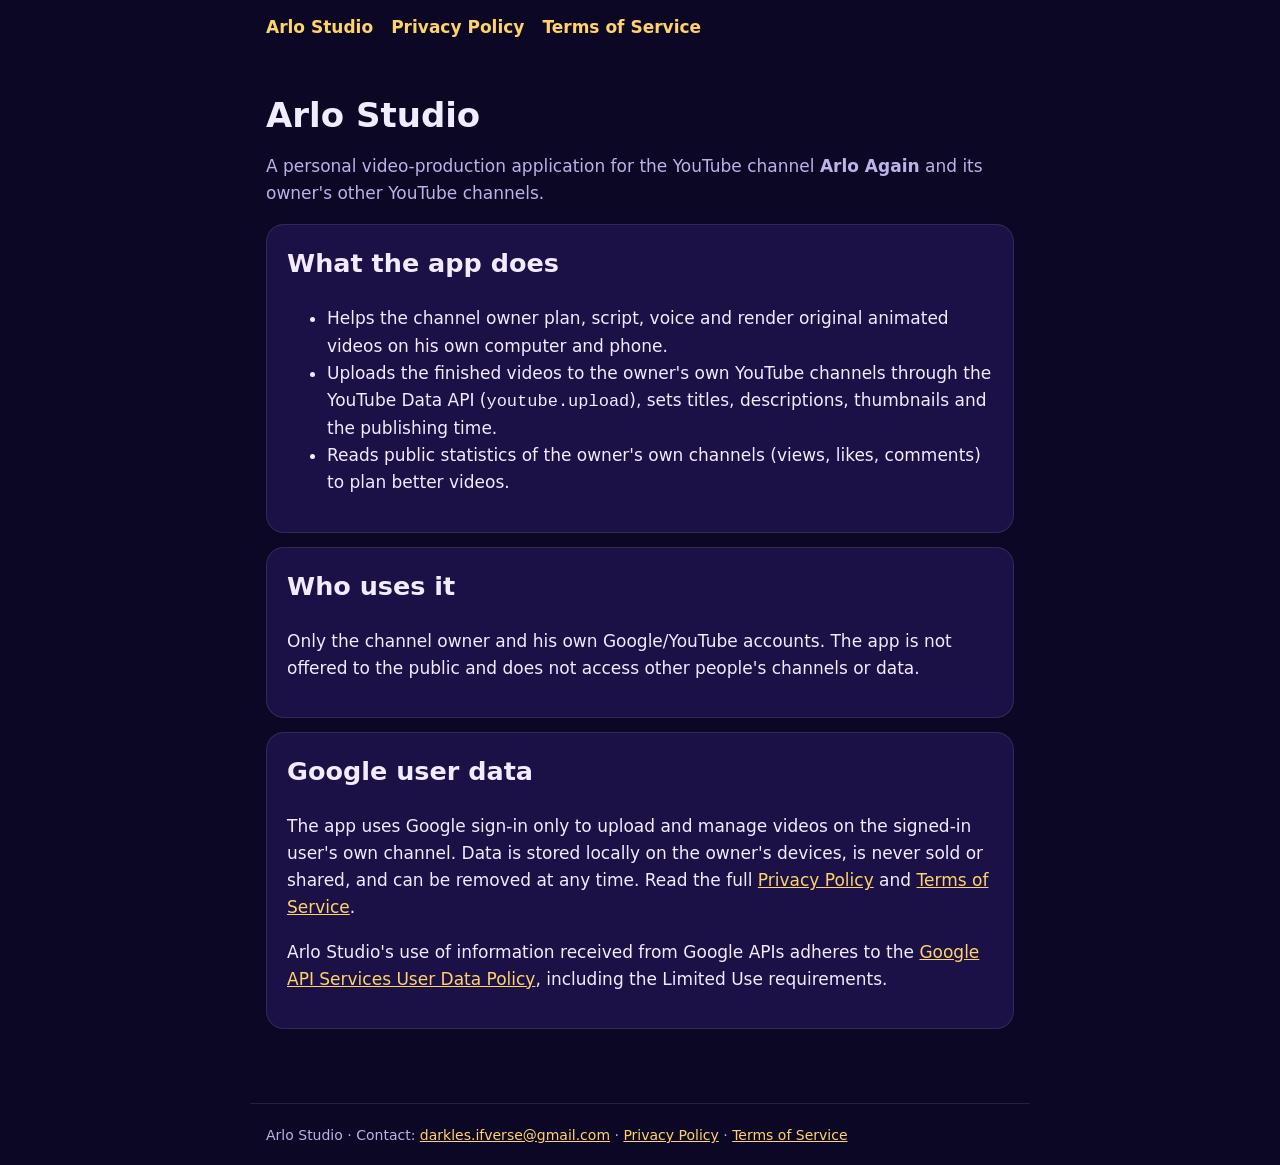
<file: index.html>
<!doctype html><html lang="en"><head><meta charset="utf-8"><meta name="viewport" content="width=device-width,initial-scale=1"><title>Arlo Studio — video production app for the Arlo Again YouTube channel</title><link rel="stylesheet" href="style.css"></head><body><nav><a href="./">Arlo Studio</a><a href="privacy.html">Privacy Policy</a><a href="terms.html">Terms of Service</a></nav><main><h1>Arlo Studio</h1>
<p class="mut">A personal video-production application for the YouTube channel <b>Arlo Again</b> and its owner's other YouTube channels.</p>
<div class="card"><h2 style="margin-top:0">What the app does</h2>
<ul><li>Helps the channel owner plan, script, voice and render original animated videos on his own computer and phone.</li>
<li>Uploads the finished videos to the owner's own YouTube channels through the YouTube Data API (<code>youtube.upload</code>), sets titles, descriptions, thumbnails and the publishing time.</li>
<li>Reads public statistics of the owner's own channels (views, likes, comments) to plan better videos.</li></ul></div>
<div class="card"><h2 style="margin-top:0">Who uses it</h2><p>Only the channel owner and his own Google/YouTube accounts. The app is not offered to the public and does not access other people's channels or data.</p></div>
<div class="card"><h2 style="margin-top:0">Google user data</h2><p>The app uses Google sign-in only to upload and manage videos on the signed-in user's own channel. Data is stored locally on the owner's devices, is never sold or shared, and can be removed at any time. Read the full <a href="privacy.html">Privacy Policy</a> and <a href="terms.html">Terms of Service</a>.</p>
<p>Arlo Studio's use of information received from Google APIs adheres to the <a href="https://developers.google.com/terms/api-services-user-data-policy">Google API Services User Data Policy</a>, including the Limited Use requirements.</p></div>
</main><footer>Arlo Studio · Contact: <a href="mailto:darkles.ifverse@gmail.com">darkles.ifverse@gmail.com</a> · <a href="privacy.html">Privacy Policy</a> · <a href="terms.html">Terms of Service</a></footer></body></html>
</file>
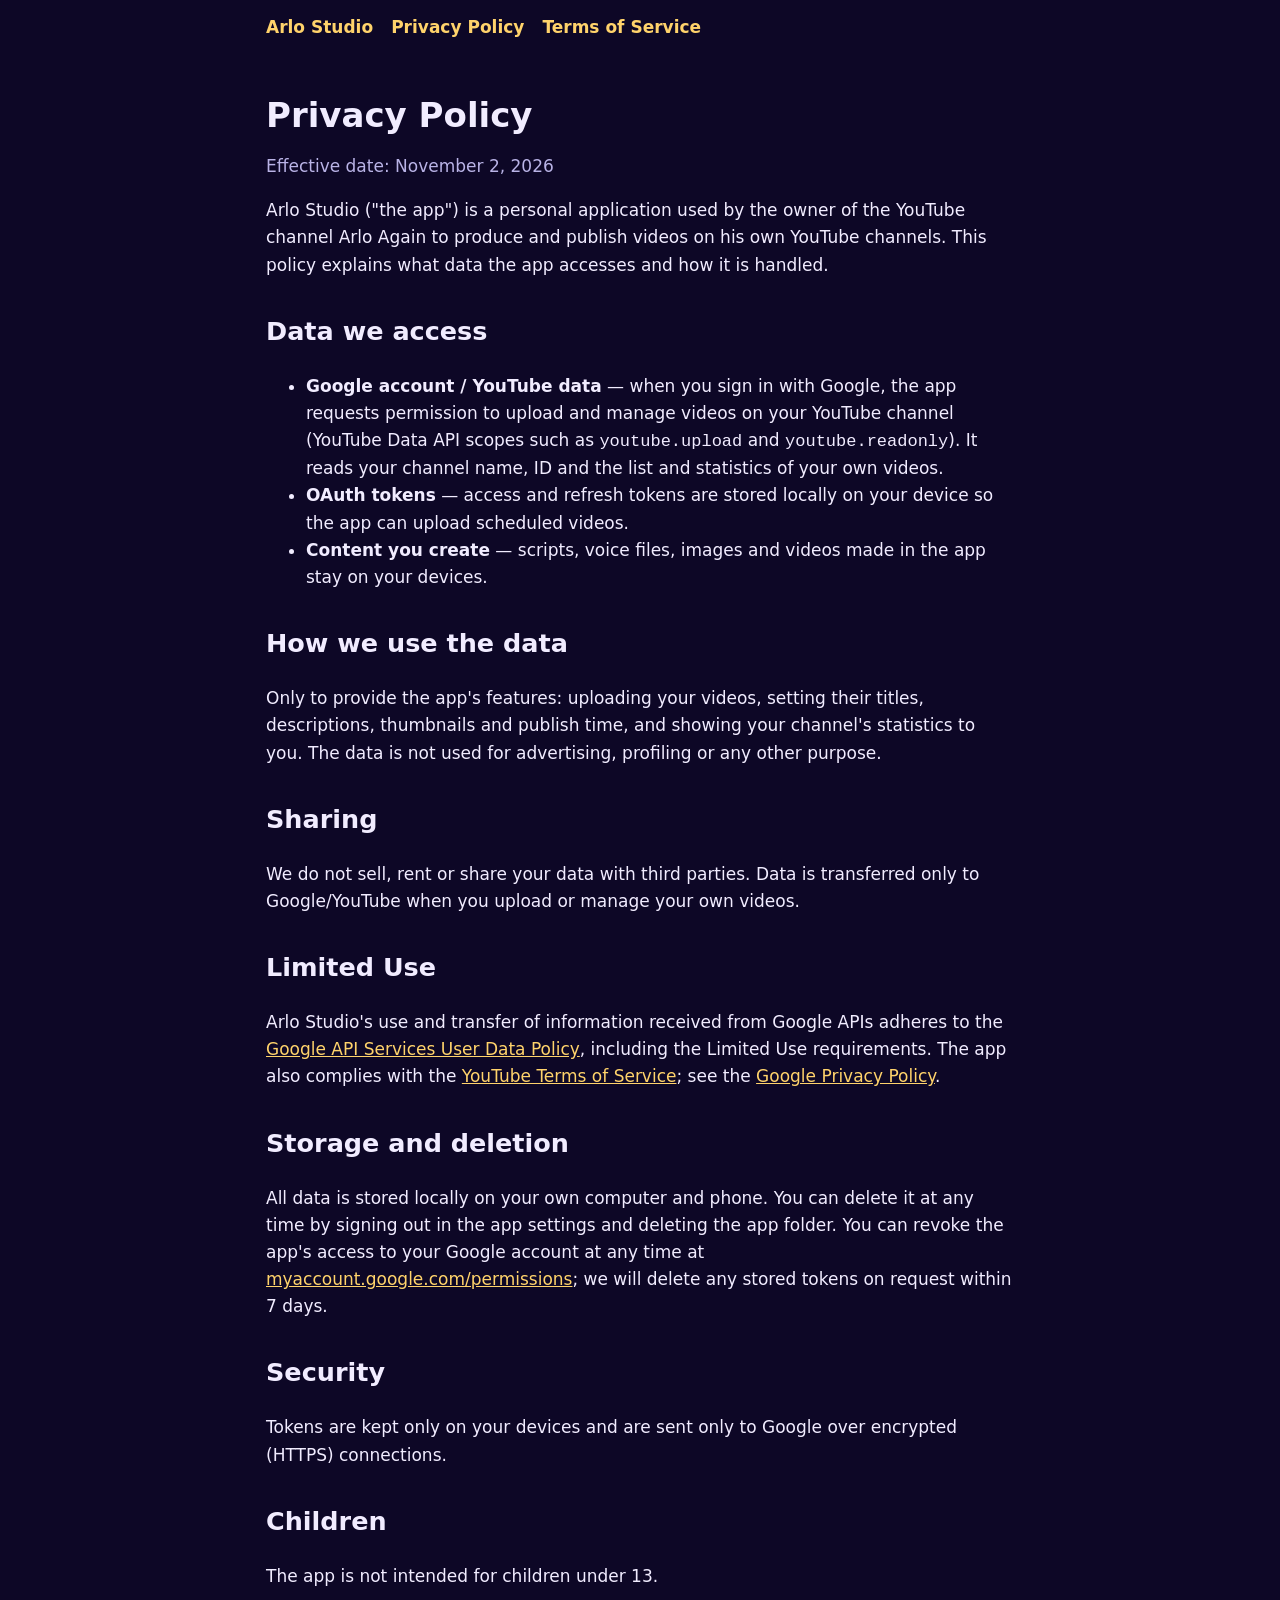
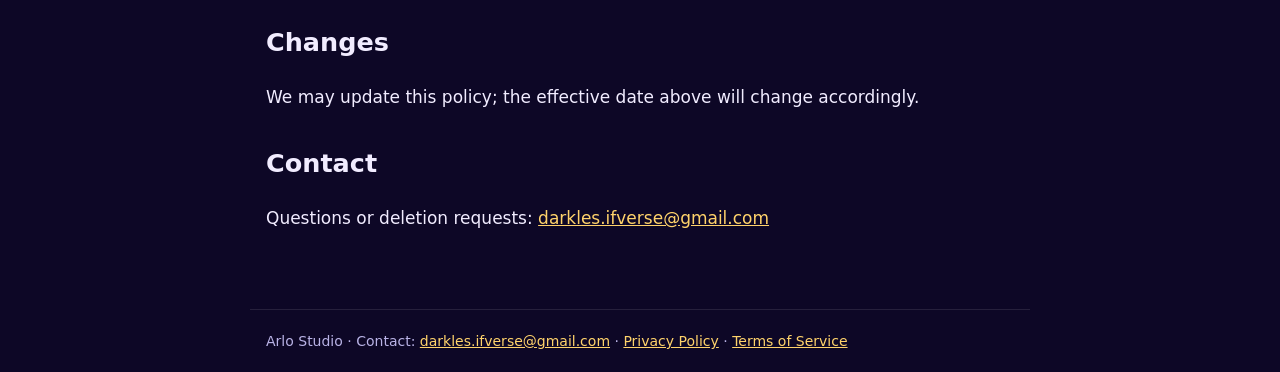
<file: privacy.html>
<!doctype html><html lang="en"><head><meta charset="utf-8"><meta name="viewport" content="width=device-width,initial-scale=1"><title>Privacy Policy — Arlo Studio</title><link rel="stylesheet" href="style.css"></head><body><nav><a href="./">Arlo Studio</a><a href="privacy.html">Privacy Policy</a><a href="terms.html">Terms of Service</a></nav><main><h1>Privacy Policy</h1><p class="mut">Effective date: November 2, 2026</p>
<p>Arlo Studio ("the app") is a personal application used by the owner of the YouTube channel Arlo Again to produce and publish videos on his own YouTube channels. This policy explains what data the app accesses and how it is handled.</p>
<h2>Data we access</h2><ul>
<li><b>Google account / YouTube data</b> — when you sign in with Google, the app requests permission to upload and manage videos on your YouTube channel (YouTube Data API scopes such as <code>youtube.upload</code> and <code>youtube.readonly</code>). It reads your channel name, ID and the list and statistics of your own videos.</li>
<li><b>OAuth tokens</b> — access and refresh tokens are stored locally on your device so the app can upload scheduled videos.</li>
<li><b>Content you create</b> — scripts, voice files, images and videos made in the app stay on your devices.</li></ul>
<h2>How we use the data</h2><p>Only to provide the app's features: uploading your videos, setting their titles, descriptions, thumbnails and publish time, and showing your channel's statistics to you. The data is not used for advertising, profiling or any other purpose.</p>
<h2>Sharing</h2><p>We do not sell, rent or share your data with third parties. Data is transferred only to Google/YouTube when you upload or manage your own videos.</p>
<h2>Limited Use</h2><p>Arlo Studio's use and transfer of information received from Google APIs adheres to the <a href="https://developers.google.com/terms/api-services-user-data-policy">Google API Services User Data Policy</a>, including the Limited Use requirements. The app also complies with the <a href="https://www.youtube.com/t/terms">YouTube Terms of Service</a>; see the <a href="https://policies.google.com/privacy">Google Privacy Policy</a>.</p>
<h2>Storage and deletion</h2><p>All data is stored locally on your own computer and phone. You can delete it at any time by signing out in the app settings and deleting the app folder. You can revoke the app's access to your Google account at any time at <a href="https://myaccount.google.com/permissions">myaccount.google.com/permissions</a>; we will delete any stored tokens on request within 7 days.</p>
<h2>Security</h2><p>Tokens are kept only on your devices and are sent only to Google over encrypted (HTTPS) connections.</p>
<h2>Children</h2><p>The app is not intended for children under 13.</p>
<h2>Changes</h2><p>We may update this policy; the effective date above will change accordingly.</p>
<h2>Contact</h2><p>Questions or deletion requests: <a href="mailto:darkles.ifverse@gmail.com">darkles.ifverse@gmail.com</a></p>
</main><footer>Arlo Studio · Contact: <a href="mailto:darkles.ifverse@gmail.com">darkles.ifverse@gmail.com</a> · <a href="privacy.html">Privacy Policy</a> · <a href="terms.html">Terms of Service</a></footer></body></html>
</file>
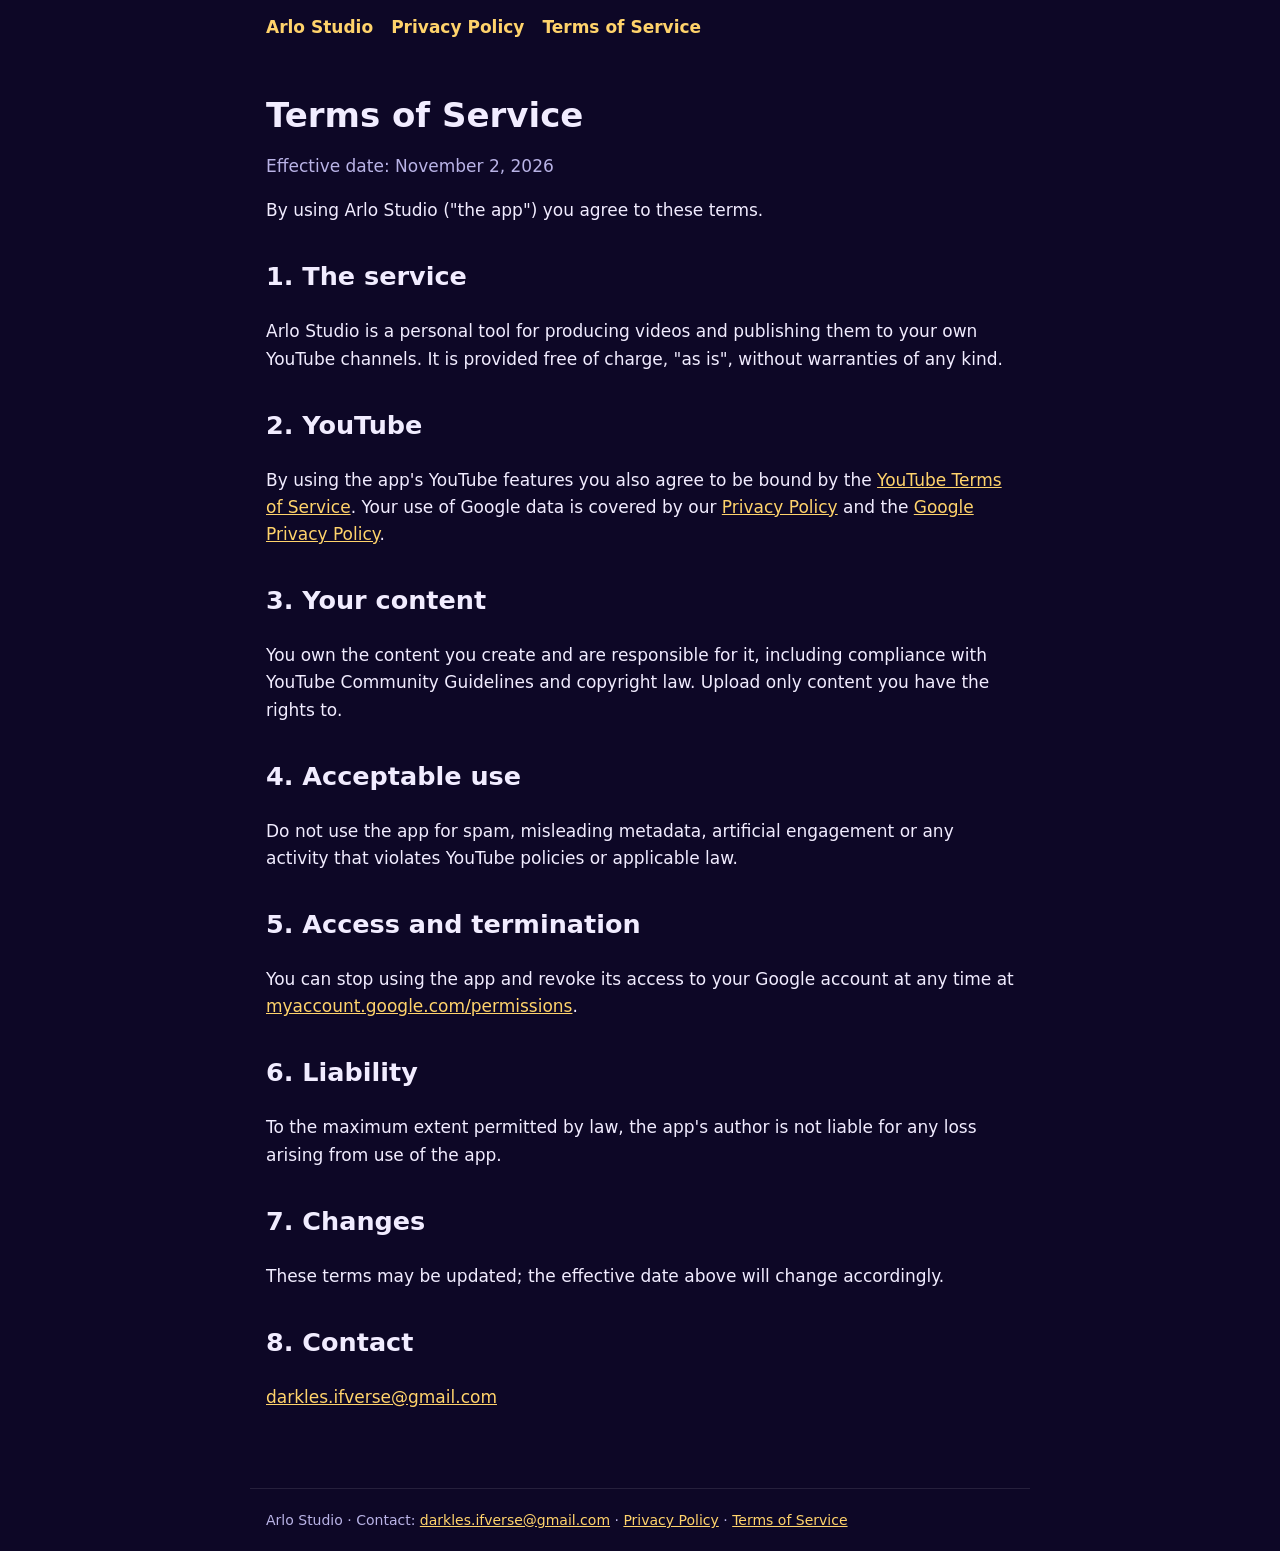
<file: terms.html>
<!doctype html><html lang="en"><head><meta charset="utf-8"><meta name="viewport" content="width=device-width,initial-scale=1"><title>Terms of Service — Arlo Studio</title><link rel="stylesheet" href="style.css"></head><body><nav><a href="./">Arlo Studio</a><a href="privacy.html">Privacy Policy</a><a href="terms.html">Terms of Service</a></nav><main><h1>Terms of Service</h1><p class="mut">Effective date: November 2, 2026</p>
<p>By using Arlo Studio ("the app") you agree to these terms.</p>
<h2>1. The service</h2><p>Arlo Studio is a personal tool for producing videos and publishing them to your own YouTube channels. It is provided free of charge, "as is", without warranties of any kind.</p>
<h2>2. YouTube</h2><p>By using the app's YouTube features you also agree to be bound by the <a href="https://www.youtube.com/t/terms">YouTube Terms of Service</a>. Your use of Google data is covered by our <a href="privacy.html">Privacy Policy</a> and the <a href="https://policies.google.com/privacy">Google Privacy Policy</a>.</p>
<h2>3. Your content</h2><p>You own the content you create and are responsible for it, including compliance with YouTube Community Guidelines and copyright law. Upload only content you have the rights to.</p>
<h2>4. Acceptable use</h2><p>Do not use the app for spam, misleading metadata, artificial engagement or any activity that violates YouTube policies or applicable law.</p>
<h2>5. Access and termination</h2><p>You can stop using the app and revoke its access to your Google account at any time at <a href="https://myaccount.google.com/permissions">myaccount.google.com/permissions</a>.</p>
<h2>6. Liability</h2><p>To the maximum extent permitted by law, the app's author is not liable for any loss arising from use of the app.</p>
<h2>7. Changes</h2><p>These terms may be updated; the effective date above will change accordingly.</p>
<h2>8. Contact</h2><p><a href="mailto:darkles.ifverse@gmail.com">darkles.ifverse@gmail.com</a></p>
</main><footer>Arlo Studio · Contact: <a href="mailto:darkles.ifverse@gmail.com">darkles.ifverse@gmail.com</a> · <a href="privacy.html">Privacy Policy</a> · <a href="terms.html">Terms of Service</a></footer></body></html>
</file>
<file: style.css>
:root{--bg:#0d0726;--fg:#f1ecff;--mut:#b9b3e6;--acc:#ffd36b;--card:#1b1146}
*{box-sizing:border-box}body{margin:0;background:var(--bg);color:var(--fg);font:17px/1.6 system-ui,-apple-system,Segoe UI,Roboto,sans-serif}
main{max-width:780px;margin:0 auto;padding:32px 16px 60px}a{color:var(--acc)}h1{font-size:34px;line-height:1.2;margin:8px 0 12px}h2{margin-top:32px}
nav{display:flex;gap:18px;flex-wrap:wrap;padding:14px 16px;max-width:780px;margin:0 auto;font-weight:700}nav a{text-decoration:none}
.card{background:var(--card);border:1px solid #ffffff1a;border-radius:18px;padding:18px 20px;margin:14px 0}.mut{color:var(--mut)}footer{max-width:780px;margin:0 auto;padding:20px 16px;color:var(--mut);font-size:14px;border-top:1px solid #ffffff1a}
</file>
